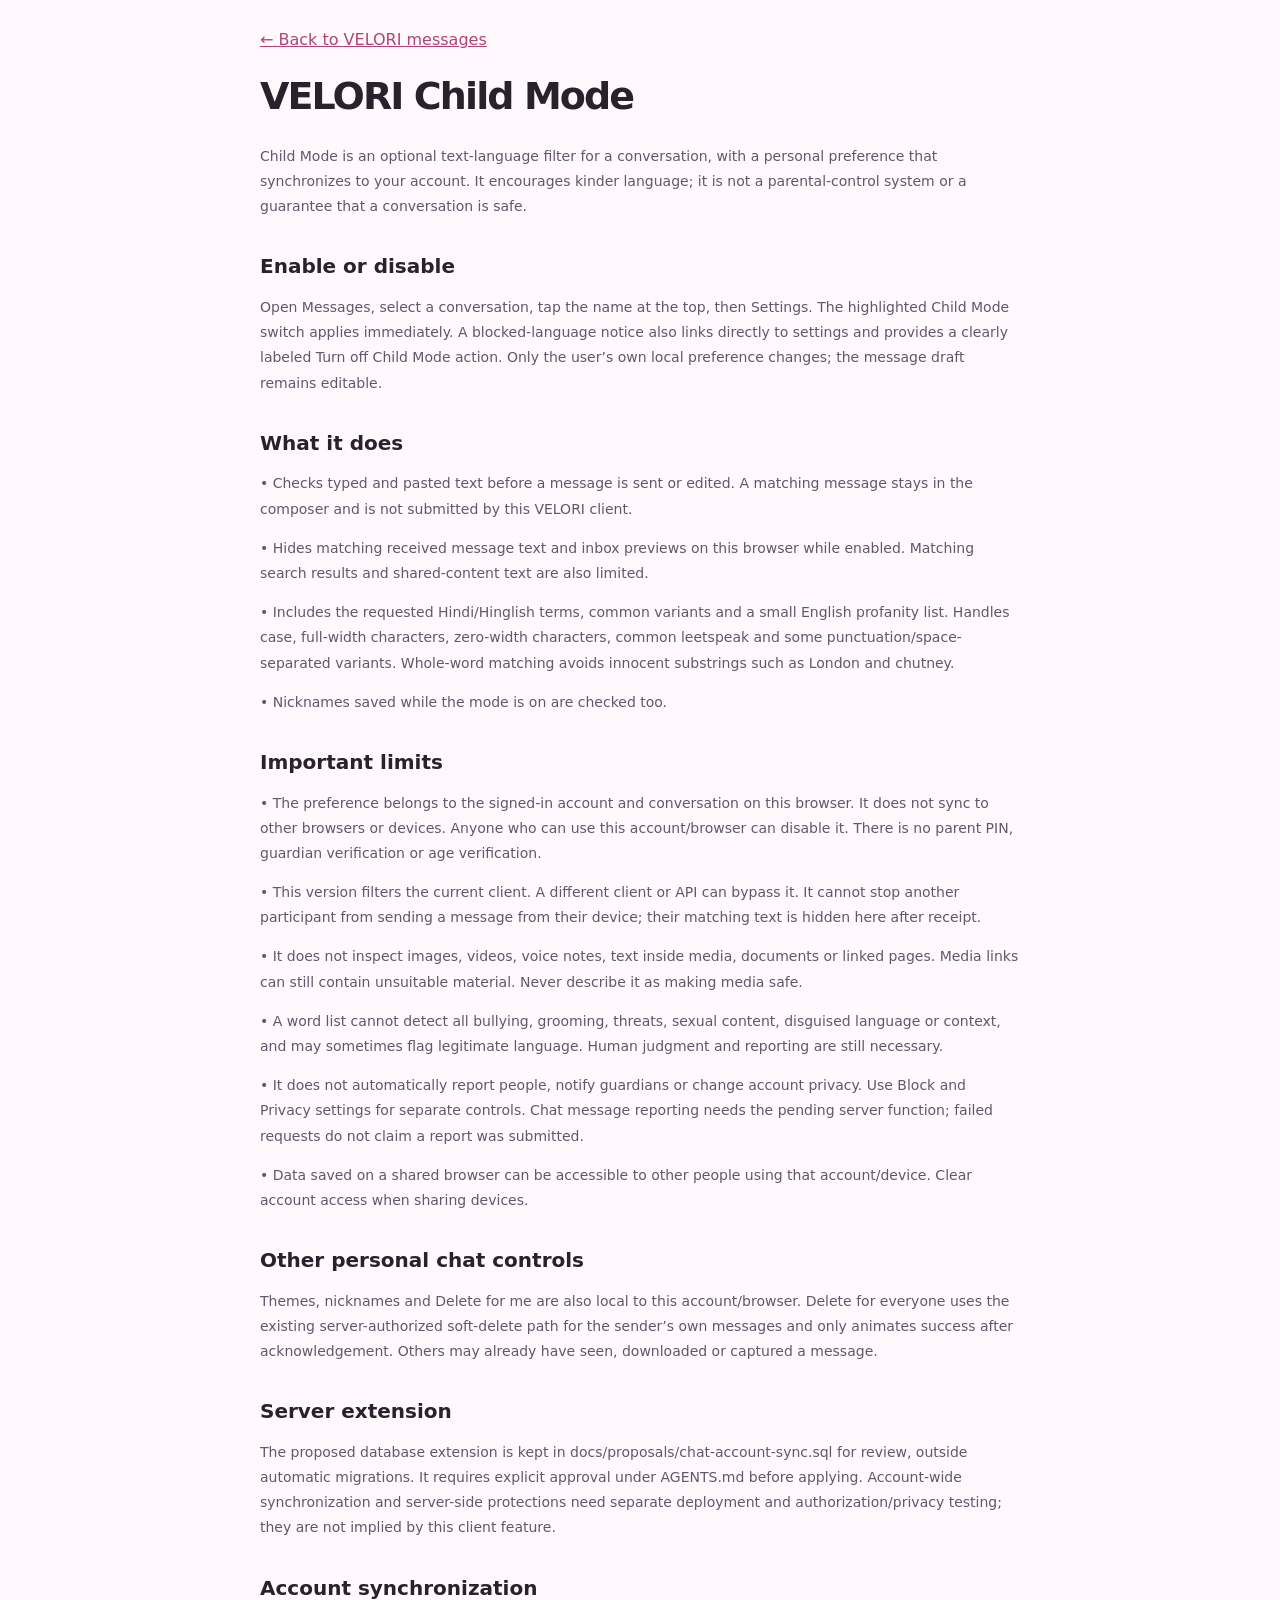
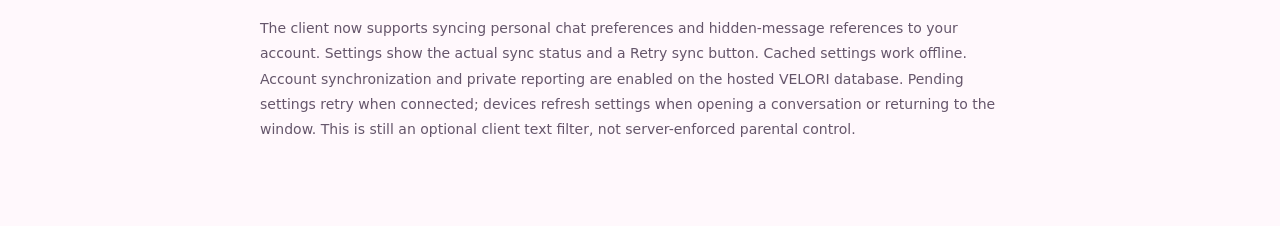
<file: child-mode-readme.html>
<!doctype html><html lang="en"><head><meta charset="utf-8"><meta name="viewport" content="width=device-width,initial-scale=1"><title>Child Mode guide · VELORI</title><style>:root{font-family:system-ui,sans-serif;color:#29212c;background:#fff8fc}body{max-width:760px;padding:30px 22px 70px;margin:auto}a{color:#b04378}h1{font-size:38px;letter-spacing:-.05em}h2{font-size:20px;margin-top:35px}p{font-size:14px;line-height:1.8;color:#65566b}</style></head><body><a href="/messages">← Back to VELORI messages</a><h1>VELORI Child Mode</h1>

<p>Child Mode is an optional text-language filter for a conversation, with a personal preference that synchronizes to your account. It encourages kinder language; it is not a parental-control system or a guarantee that a conversation is safe.</p>

<h2>Enable or disable</h2>

<p>Open Messages, select a conversation, tap the name at the top, then Settings. The highlighted Child Mode switch applies immediately. A blocked-language notice also links directly to settings and provides a clearly labeled Turn off Child Mode action. Only the user’s own local preference changes; the message draft remains editable.</p>

<h2>What it does</h2>

<p>• Checks typed and pasted text before a message is sent or edited. A matching message stays in the composer and is not submitted by this VELORI client.</p>
<p>• Hides matching received message text and inbox previews on this browser while enabled. Matching search results and shared-content text are also limited.</p>
<p>• Includes the requested Hindi/Hinglish terms, common variants and a small English profanity list. Handles case, full-width characters, zero-width characters, common leetspeak and some punctuation/space-separated variants. Whole-word matching avoids innocent substrings such as London and chutney.</p>
<p>• Nicknames saved while the mode is on are checked too.</p>

<h2>Important limits</h2>

<p>• The preference belongs to the signed-in account and conversation on this browser. It does not sync to other browsers or devices. Anyone who can use this account/browser can disable it. There is no parent PIN, guardian verification or age verification.</p>
<p>• This version filters the current client. A different client or API can bypass it. It cannot stop another participant from sending a message from their device; their matching text is hidden here after receipt.</p>
<p>• It does not inspect images, videos, voice notes, text inside media, documents or linked pages. Media links can still contain unsuitable material. Never describe it as making media safe.</p>
<p>• A word list cannot detect all bullying, grooming, threats, sexual content, disguised language or context, and may sometimes flag legitimate language. Human judgment and reporting are still necessary.</p>
<p>• It does not automatically report people, notify guardians or change account privacy. Use Block and Privacy settings for separate controls. Chat message reporting needs the pending server function; failed requests do not claim a report was submitted.</p>
<p>• Data saved on a shared browser can be accessible to other people using that account/device. Clear account access when sharing devices.</p>

<h2>Other personal chat controls</h2>

<p>Themes, nicknames and Delete for me are also local to this account/browser. Delete for everyone uses the existing server-authorized soft-delete path for the sender’s own messages and only animates success after acknowledgement. Others may already have seen, downloaded or captured a message.</p>

<h2>Server extension</h2>

<p>The proposed database extension is kept in docs/proposals/chat-account-sync.sql for review, outside automatic migrations. It requires explicit approval under AGENTS.md before applying. Account-wide synchronization and server-side protections need separate deployment and authorization/privacy testing; they are not implied by this client feature.</p>
<h2>Account synchronization</h2><p>The client now supports syncing personal chat preferences and hidden-message references to your account. Settings show the actual sync status and a Retry sync button. Cached settings work offline. Account synchronization and private reporting are enabled on the hosted VELORI database. Pending settings retry when connected; devices refresh settings when opening a conversation or returning to the window. This is still an optional client text filter, not server-enforced parental control.</p></body></html>
</file>
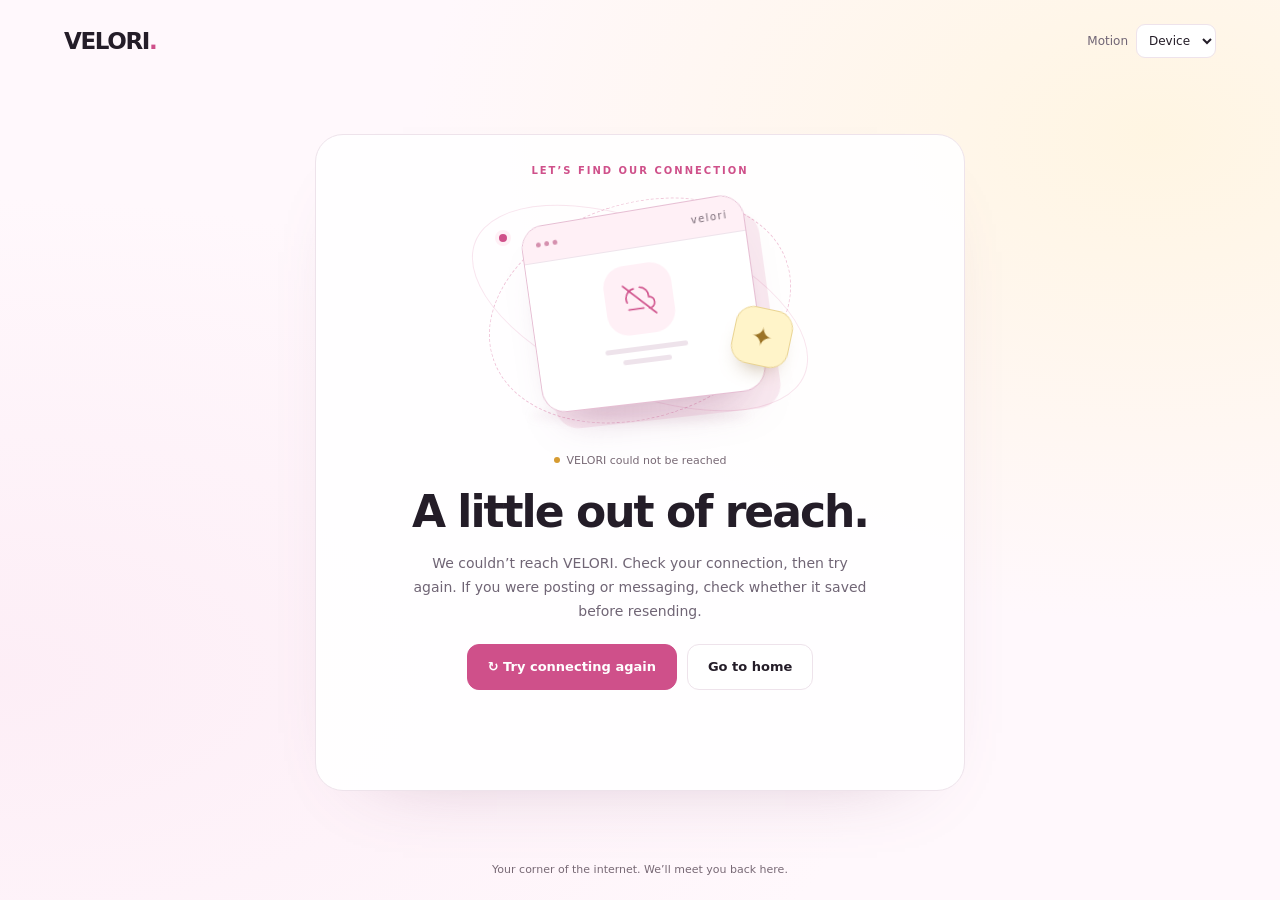
<file: offline.html>
<!doctype html>
<html lang="en" data-ui-motion="full">
  <head>
    <meta charset="utf-8" />
    <meta name="viewport" content="width=device-width,initial-scale=1" />
    <meta name="theme-color" content="#fff8fc" />
    <title>Reconnect · VELORI</title>
    <style>
      :root {
        color-scheme: light;
        --text-primary: #241d28;
        --text-secondary: #706575;
        --text-muted: #786975;
        --surface-primary: #fff;
        --border-primary: #eee3eb;
        --soft-pink: #fff0f6;
        --velo-primary: #cf508a;
        font-family: Inter, ui-sans-serif, system-ui, sans-serif;
        background: #fff8fc;
        color: var(--text-primary);
      }
      * {
        box-sizing: border-box;
      }
      body {
        margin: 0;
        min-height: 100dvh;
        display: flex;
        flex-direction: column;
        background:
          radial-gradient(ellipse at 90% 15%, #fff3cc88, transparent 45%),
          radial-gradient(ellipse at 0 75%, #fbe5f188, transparent 50%);
      }
      header {
        display: flex;
        align-items: center;
        justify-content: space-between;
        gap: 16px;
        padding: 24px clamp(20px, 5vw, 70px);
      }
      .brand {
        font-weight: 800;
        letter-spacing: -0.06em;
        font-size: 23px;
      }
      .brand b {
        color: var(--velo-primary);
      }
      label {
        display: flex;
        align-items: center;
        gap: 8px;
        font-size: 12px;
        color: var(--text-secondary);
      }
      select {
        font: inherit;
        border: 1px solid var(--border-primary);
        border-radius: 9px;
        padding: 8px;
        background: #fff;
        color: var(--text-primary);
      }
      main {
        flex: 1;
        display: grid;
        place-items: center;
        padding: 20px 16px 40px;
      }
      .card {
        width: min(100%, 650px);
        padding: 30px clamp(18px, 6vw, 54px) 38px;
        border: 1px solid var(--border-primary);
        border-radius: 28px;
        text-align: center;
        background: #ffffffed;
        box-shadow: 0 30px 80px -60px #8a577a77;
      }
      .eyebrow {
        font-size: 10px;
        font-weight: 700;
        letter-spacing: 0.2em;
        color: var(--velo-primary);
      }
      h1 {
        font-size: clamp(30px, 6vw, 44px);
        line-height: 1.12;
        letter-spacing: -0.045em;
        margin: 12px 0 16px;
      }
      p {
        max-width: 460px;
        margin: 0 auto 20px;
        line-height: 1.7;
        font-size: 14px;
        color: var(--text-secondary);
      }
      .actions {
        display: flex;
        justify-content: center;
        gap: 10px;
        flex-wrap: wrap;
      }
      button,
      a {
        display: inline-flex;
        align-items: center;
        justify-content: center;
        gap: 8px;
        min-height: 46px;
        padding: 12px 20px;
        border-radius: 12px;
        font: inherit;
        font-size: 13px;
        font-weight: 650;
        text-decoration: none;
        cursor: pointer;
      }
      button {
        border: 1px solid var(--velo-primary);
        background: var(--velo-primary);
        color: white;
      }
      a {
        border: 1px solid var(--border-primary);
        background: #fff;
        color: var(--text-primary);
      }
      button:disabled {
        opacity: 0.6;
        cursor: wait;
      }
      :focus-visible {
        outline: 3px solid #3478f6;
        outline-offset: 3px;
      }
      #feedback {
        min-height: 42px;
        margin: 20px auto 0;
        font-size: 12px;
      }
      footer {
        padding: 0 20px 24px;
        text-align: center;
        color: var(--text-muted);
        font-size: 11px;
      }
      .status-scene-symbol svg {
        width: 38px;
        height: 38px;
      }
      .status-scene-token {
        font-size: 26px;
      }
      .status-scope {
        font-size: 11px;
        display: inline-flex;
        gap: 7px;
        align-items: center;
        margin-bottom: 8px;
        color: var(--text-muted);
      }
      .status-scope:before {
        content: "";
        height: 6px;
        width: 6px;
        border-radius: 50%;
        background: #d69b31;
      }
      /* Shared reliability surfaces. Geometry conveys the state, never a percentage. */
      .status-scene {
        position: relative;
        isolation: isolate;
        width: min(100%, 360px);
        height: 240px;
        margin: 12px auto 20px;
        perspective: 800px;
        color: var(--text-primary, #241d28);
      }
      .status-scene-orbit {
        position: absolute;
        inset: 15px 25px 10px;
        border: 1px dashed color-mix(in srgb, var(--velo-primary, #ea75ab) 32%, transparent);
        border-radius: 50%;
        transform: rotate(-18deg);
      }
      .status-scene-orbit-inner {
        inset: 35px 2px;
        transform: rotate(22deg);
        border-style: solid;
        opacity: 0.45;
      }
      .status-scene-window {
        position: absolute;
        inset: 22px 65px 25px;
        overflow: hidden;
        border: 1px solid
          color-mix(in srgb, var(--velo-primary, #ea75ab) 25%, var(--border-primary, #eee));
        border-radius: 24px;
        background: var(--surface-primary, #fff);
        box-shadow:
          12px 18px 0 color-mix(in srgb, var(--velo-primary, #ea75ab) 12%, transparent),
          0 28px 45px -30px #8b547b88;
        transform: rotate(-8deg) rotateY(-12deg);
      }
      .status-window-chrome {
        height: 37px;
        display: flex;
        align-items: center;
        gap: 4px;
        padding: 0 15px;
        border-bottom: 1px solid var(--border-primary, #eee);
        background: var(--soft-pink, #fff3f8);
      }
      .status-window-chrome i {
        width: 5px;
        height: 5px;
        border-radius: 50%;
        background: #d590ae;
      }
      .status-window-chrome span {
        margin-left: auto;
        font-size: 10px;
        letter-spacing: 0.14em;
        color: var(--text-muted, #786975);
      }
      .status-scene-symbol {
        display: grid;
        place-items: center;
        width: 70px;
        height: 70px;
        margin: 16px auto 12px;
        border-radius: 22px;
        background: var(--soft-pink, #fff0f6);
        color: var(--velo-primary, #d65890);
      }
      .status-scene-symbol svg {
        width: 39px;
        height: 39px;
      }
      .status-window-lines {
        display: grid;
        gap: 7px;
        justify-items: center;
      }
      .status-window-lines i {
        height: 5px;
        width: 85px;
        border-radius: 8px;
        background: var(--border-primary, #eee);
      }
      .status-window-lines i:last-child {
        width: 50px;
      }
      .status-scene-shadow {
        position: absolute;
        inset: auto 70px 6px;
        height: 13px;
        border-radius: 50%;
        background: #a96d8a18;
        filter: blur(5px);
      }
      .status-scene-token {
        position: absolute;
        right: 29px;
        top: 120px;
        display: grid;
        place-items: center;
        width: 58px;
        height: 58px;
        border: 1px solid #e9d391;
        border-radius: 18px;
        background: #fff4c9;
        color: #9c7426;
        transform: rotate(12deg);
        box-shadow: 0 14px 25px -18px #825b29;
      }
      .status-scene-dot {
        position: absolute;
        left: 35px;
        top: 42px;
        width: 16px;
        height: 16px;
        border: 4px solid var(--soft-pink, #fde2ef);
        border-radius: 50%;
        background: var(--velo-primary, #e574a8);
      }
      .status-scene[data-animate="true"] .status-scene-window {
        animation: status-float 5s ease-in-out infinite;
      }
      .status-scene[data-animate="true"] .status-scene-token {
        animation: status-token 6s ease-in-out infinite;
      }
      .status-scene[data-status="maintenance"][data-animate="true"] .status-scene-symbol svg {
        animation: status-rotate 16s linear infinite;
      }
      @keyframes status-float {
        50% {
          transform: translateY(-9px) rotate(-3deg) rotateY(8deg);
        }
      }
      @keyframes status-token {
        50% {
          transform: translateY(9px) rotate(0);
        }
      }
      @keyframes status-rotate {
        to {
          transform: rotate(360deg);
        }
      }

      html:not([data-ui-motion="full"]) .status-scene * {
        animation: none !important;
      }
      @media (max-width: 430px) {
        header {
          padding: 20px 18px;
        }
        .card {
          border-radius: 20px;
        }
        .status-scene {
          height: 210px;
        }
        .status-scene-window {
          inset: 16px 45px 22px;
        }
        .status-scene-token {
          right: 5px;
        }
        .actions > * {
          width: 100%;
        }
      }
    </style>
  </head>
  <body>
    <header>
      <span class="brand">VELORI<b>.</b></span
      ><label
        >Motion<select id="motion" aria-label="Motion preference">
          <option value="auto">Device</option>
          <option value="full">Full</option>
          <option value="gentle">Gentle</option>
          <option value="off">Off</option>
        </select></label
      >
    </header>
    <main>
      <section class="card" aria-labelledby="title">
        <div class="eyebrow">LET’S FIND OUR CONNECTION</div>
        <div class="status-scene" data-animate="true" aria-hidden="true">
          <div class="status-scene-orbit"></div>
          <div class="status-scene-orbit status-scene-orbit-inner"></div>
          <div class="status-scene-shadow"></div>
          <div class="status-scene-window">
            <div class="status-window-chrome"><i></i><i></i><i></i><span>velori</span></div>
            <div class="status-scene-symbol">
              <svg
                viewBox="0 0 48 48"
                fill="none"
                stroke="currentColor"
                stroke-width="2"
                stroke-linecap="round"
              >
                <path
                  d="M8 26a12 12 0 0 1 10-16m8-1a12 12 0 0 1 10 13 7 7 0 0 1-1 14M9 35h19M5 5l38 38"
                />
              </svg>
            </div>
            <div class="status-window-lines"><i></i><i></i></div>
          </div>
          <span class="status-scene-token">✦</span><span class="status-scene-dot"></span>
        </div>
        <div class="status-scope" id="connection">Connection interrupted</div>
        <h1 id="title">A little out of reach.</h1>
        <p id="message">
          We couldn’t reach VELORI. Check your connection, then try again. If you were posting or
          messaging, check whether it saved before resending.
        </p>
        <div class="actions">
          <button type="button" id="retry">↻ Try connecting again</button
          ><a href="/home">Go to home</a>
        </div>
        <p id="feedback" role="status" aria-live="polite"></p>
      </section>
    </main>
    <footer>Your corner of the internet. We’ll meet you back here.</footer>
    <script>
      (function () {
        const preferenceKey = "velori-interface-motion-v2",
          select = document.getElementById("motion"),
          retry = document.getElementById("retry"),
          feedback = document.getElementById("feedback"),
          media = matchMedia("(prefers-reduced-motion: reduce)");
        try {
          select.value = localStorage.getItem(preferenceKey) || "auto";
        } catch {}
        if (!select.value) select.value = "auto";
        function motion() {
          document.documentElement.dataset.uiMotionPreference = select.value;
          document.documentElement.dataset.uiMotion =
            select.value === "auto" ? (media.matches ? "gentle" : "full") : select.value;
        }
        motion();
        select.addEventListener("change", () => {
          motion();
          try {
            localStorage.setItem(preferenceKey, select.value);
          } catch {}
        });
        media.addEventListener("change", motion);
        function connection() {
          const offline = navigator.onLine === false;
          document.getElementById("title").textContent = offline
            ? "A little offline. Still connected at heart."
            : "A little out of reach.";
          document.getElementById("connection").textContent = offline
            ? "Your device is offline"
            : "VELORI could not be reached";
        }
        connection();
        async function check() {
          if (retry.disabled) return;
          connection();
          if (navigator.onLine === false) {
            feedback.textContent =
              "Your device is offline. Reconnect to Wi-Fi or mobile data, then retry.";
            return;
          }
          retry.disabled = true;
          retry.textContent = "Checking connection…";
          feedback.textContent = "Checking whether VELORI is available.";
          const controller = new AbortController(),
            timer = setTimeout(() => controller.abort(), 8000);
          try {
            const target = new URL(location.href);
            target.hash = "";
            target.searchParams.set("velori_connection_check", Date.now());
            const response = await fetch(target, {
              cache: "no-store",
              credentials: "same-origin",
              signal: controller.signal,
            });
            if (response.status >= 500 || response.status === 429 || response.status === 408)
              throw Error("unavailable");
            feedback.textContent = "Connection restored. Opening your page…";
            location.reload();
          } catch {
            feedback.textContent =
              navigator.onLine === false
                ? "You’re offline. Please reconnect and try again."
                : "VELORI is still unavailable. Please try again shortly.";
          } finally {
            clearTimeout(timer);
            retry.disabled = false;
            retry.textContent = "↻ Try connecting again";
          }
        }
        retry.addEventListener("click", check);
        addEventListener("online", () => {
          connection();
          check();
        });
        addEventListener("offline", connection);
        document.addEventListener("visibilitychange", () => {
          document.querySelector(".status-scene").dataset.animate = String(!document.hidden);
        });
      })();
    </script>
  </body>
</html>
</file>
